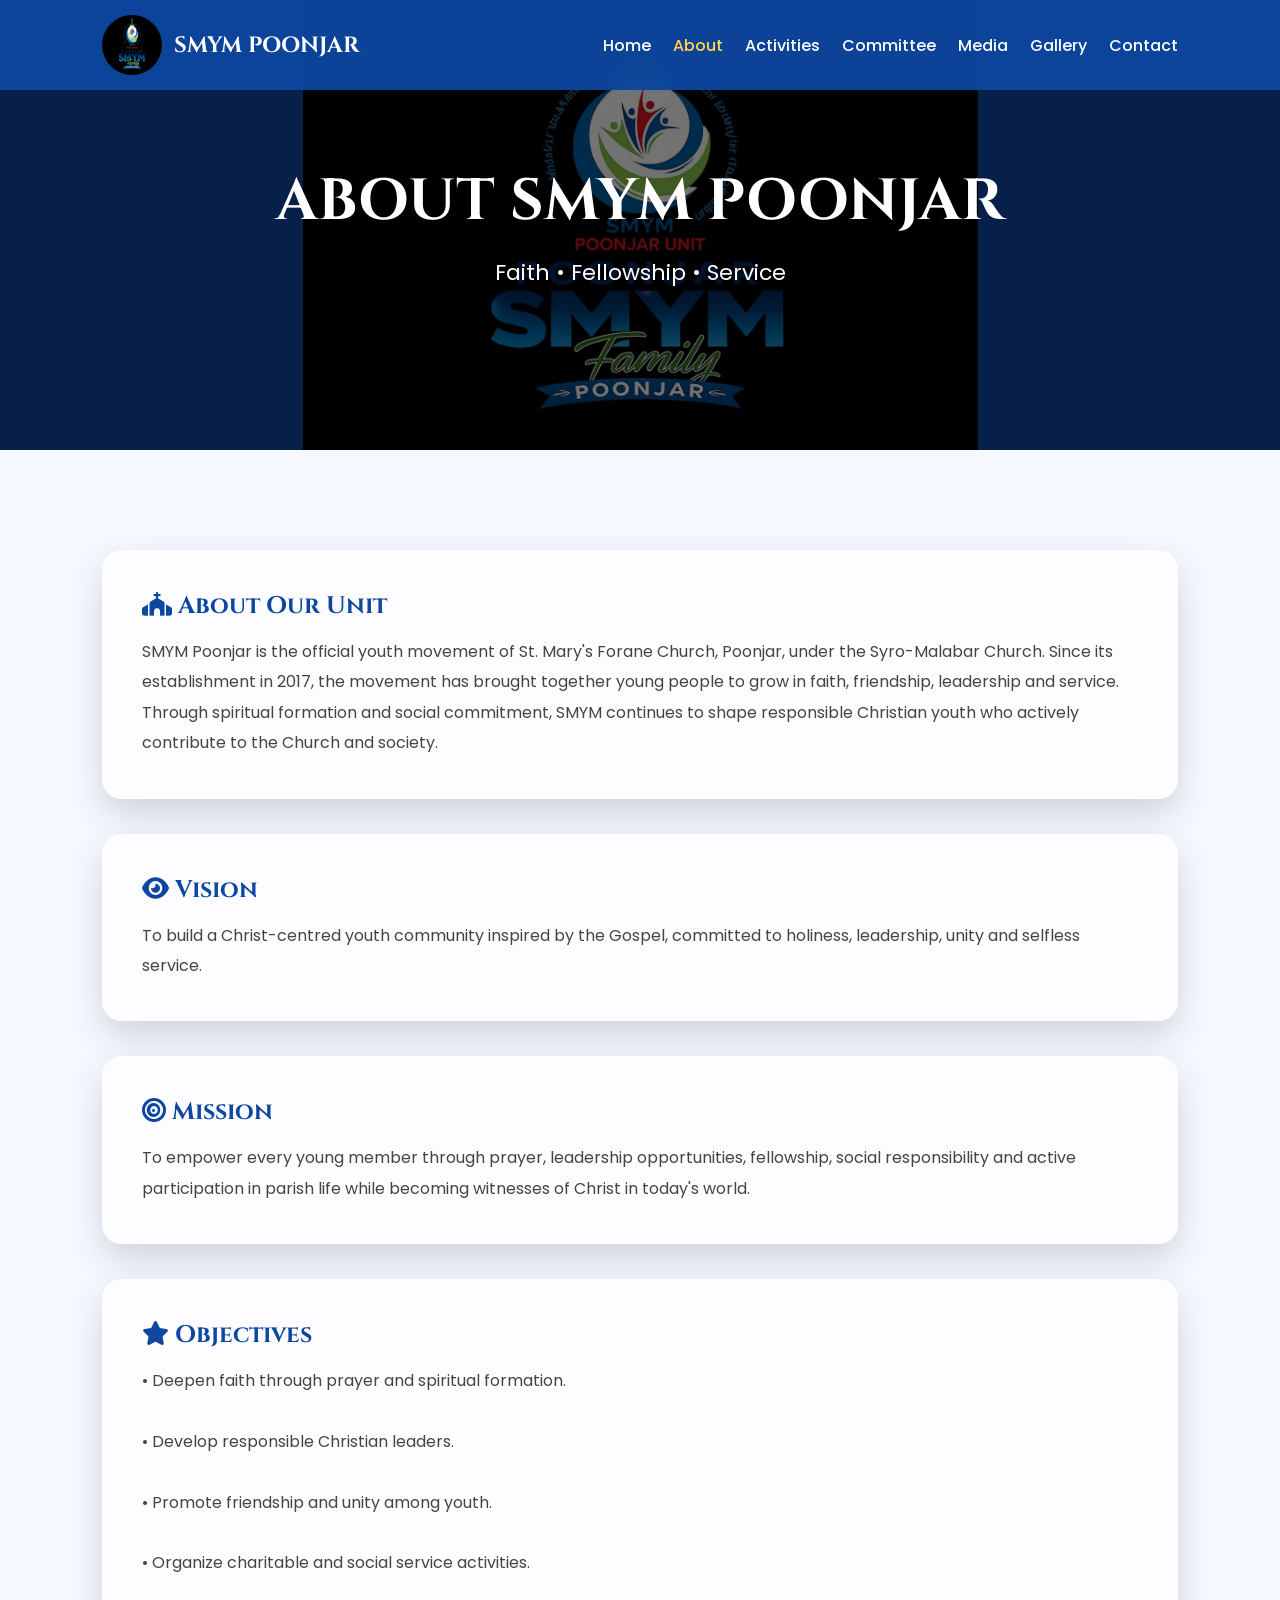
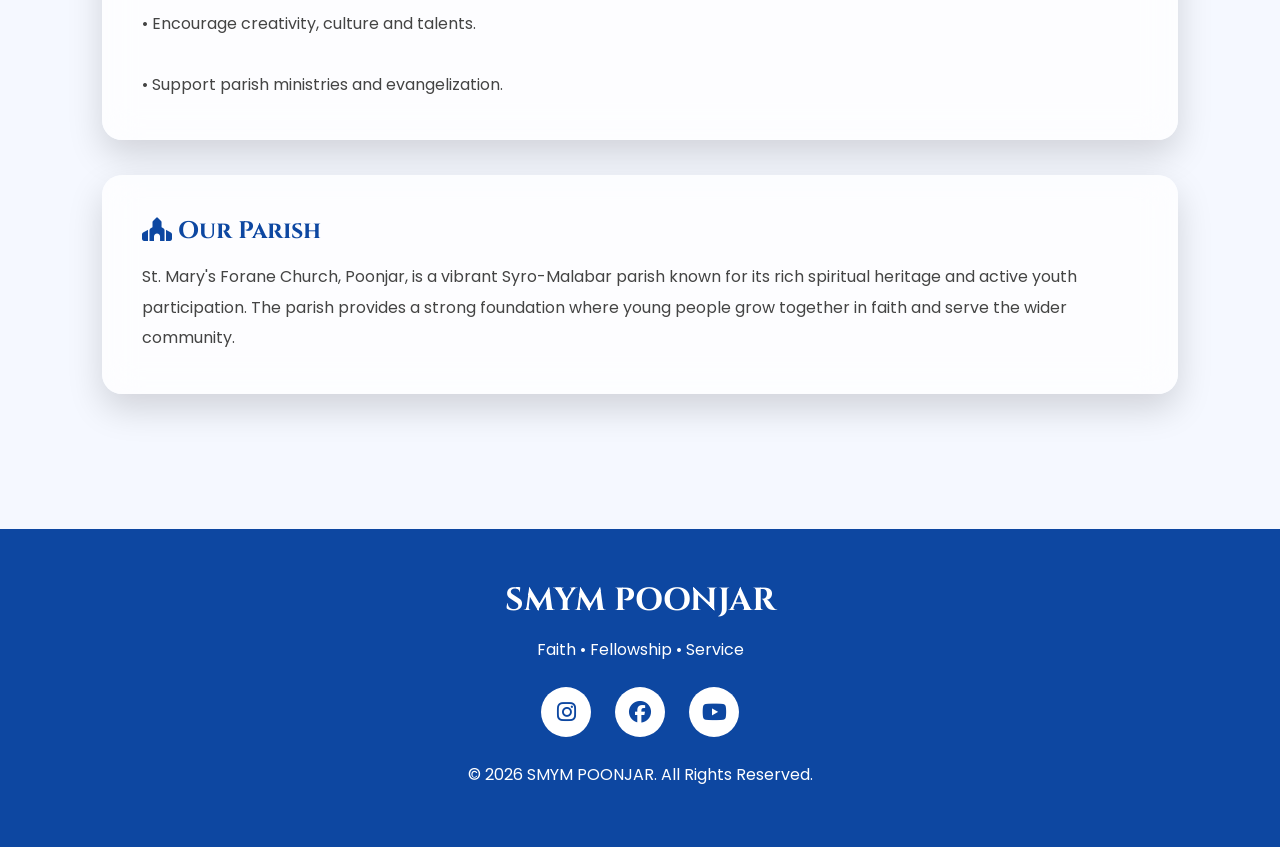
<file: about.html>
<!DOCTYPE html>
<html lang="en">

<head>

<meta charset="UTF-8">
<meta name="viewport" content="width=device-width, initial-scale=1.0">

<title>About | SMYM POONJAR</title>

<link rel="stylesheet" href="style.css">

<link href="https://fonts.googleapis.com/css2?family=Cinzel:wght@500;700&family=Poppins:wght@300;400;500;600;700&display=swap" rel="stylesheet">

<link rel="stylesheet"
href="https://cdnjs.cloudflare.com/ajax/libs/font-awesome/6.6.0/css/all.min.css">

</head>

<body>

<header>

<div class="logo">

<img src="images/logo.jpg" alt="SMYM Logo">

<span>SMYM POONJAR</span>

</div>

<nav>

<ul id="menu">

<li><a href="index.html">Home</a></li>

<li><a href="about.html">About</a></li>

<li><a href="activities.html">Activities</a></li>

<li><a href="executives.html">Committee</a></li>

<li><a href="media.html">Media</a></li>

<li><a href="gallery.html">Gallery</a></li>

<li><a href="contact.html">Contact</a></li>

</ul>

<div id="hamburger">

<i class="fas fa-bars"></i>

</div>

</nav>

</header>

<section class="about-hero">

<div>

<h1>ABOUT SMYM POONJAR</h1>

<p>Faith • Fellowship • Service</p>

</div>

</section>

<section>

<div class="container">

<div class="glass-card">

<h2><i class="fas fa-church"></i> About Our Unit</h2>

<p>

SMYM Poonjar is the official youth movement of St. Mary's Forane Church, Poonjar, under the Syro-Malabar Church. Since its establishment in 2017, the movement has brought together young people to grow in faith, friendship, leadership and service. Through spiritual formation and social commitment, SMYM continues to shape responsible Christian youth who actively contribute to the Church and society.

</p>

</div>

<div class="glass-card">

<h2><i class="fas fa-eye"></i> Vision</h2>

<p>

To build a Christ-centred youth community inspired by the Gospel, committed to holiness, leadership, unity and selfless service.

</p>

</div>

<div class="glass-card">

<h2><i class="fas fa-bullseye"></i> Mission</h2>

<p>

To empower every young member through prayer, leadership opportunities, fellowship, social responsibility and active participation in parish life while becoming witnesses of Christ in today's world.

</p>

</div>

<div class="glass-card">

<h2><i class="fas fa-star"></i> Objectives</h2>

<p>

• Deepen faith through prayer and spiritual formation.<br><br>

• Develop responsible Christian leaders.<br><br>

• Promote friendship and unity among youth.<br><br>

• Organize charitable and social service activities.<br><br>

• Encourage creativity, culture and talents.<br><br>

• Support parish ministries and evangelization.

</p>

</div>

<div class="glass-card">

<h2><i class="fas fa-place-of-worship"></i> Our Parish</h2>

<p>

St. Mary's Forane Church, Poonjar, is a vibrant Syro-Malabar parish known for its rich spiritual heritage and active youth participation. The parish provides a strong foundation where young people grow together in faith and serve the wider community.

</p>

</div>

</div>

</section>

<footer>

<h3>SMYM POONJAR</h3>

<p>Faith • Fellowship • Service</p>

<div class="social">

<a href="https://www.instagram.com/smym_poonjar?igsh=eWhxMmppYjIzdXkw" target="_blank">
<i class="fab fa-instagram"></i>
</a>

<a href="https://www.facebook.com/share/17uVnGTYvv/" target="_blank">
<i class="fab fa-facebook"></i>
</a>

<a href="https://youtube.com/@marianmediapoonjar?si=78bVtqm4IKkKTTiK" target="_blank">
<i class="fab fa-youtube"></i>
</a>

</div>

<p>© 2026 SMYM POONJAR. All Rights Reserved.</p>

</footer>

<script src="script.js"></script>

</body>

</html>
</file>
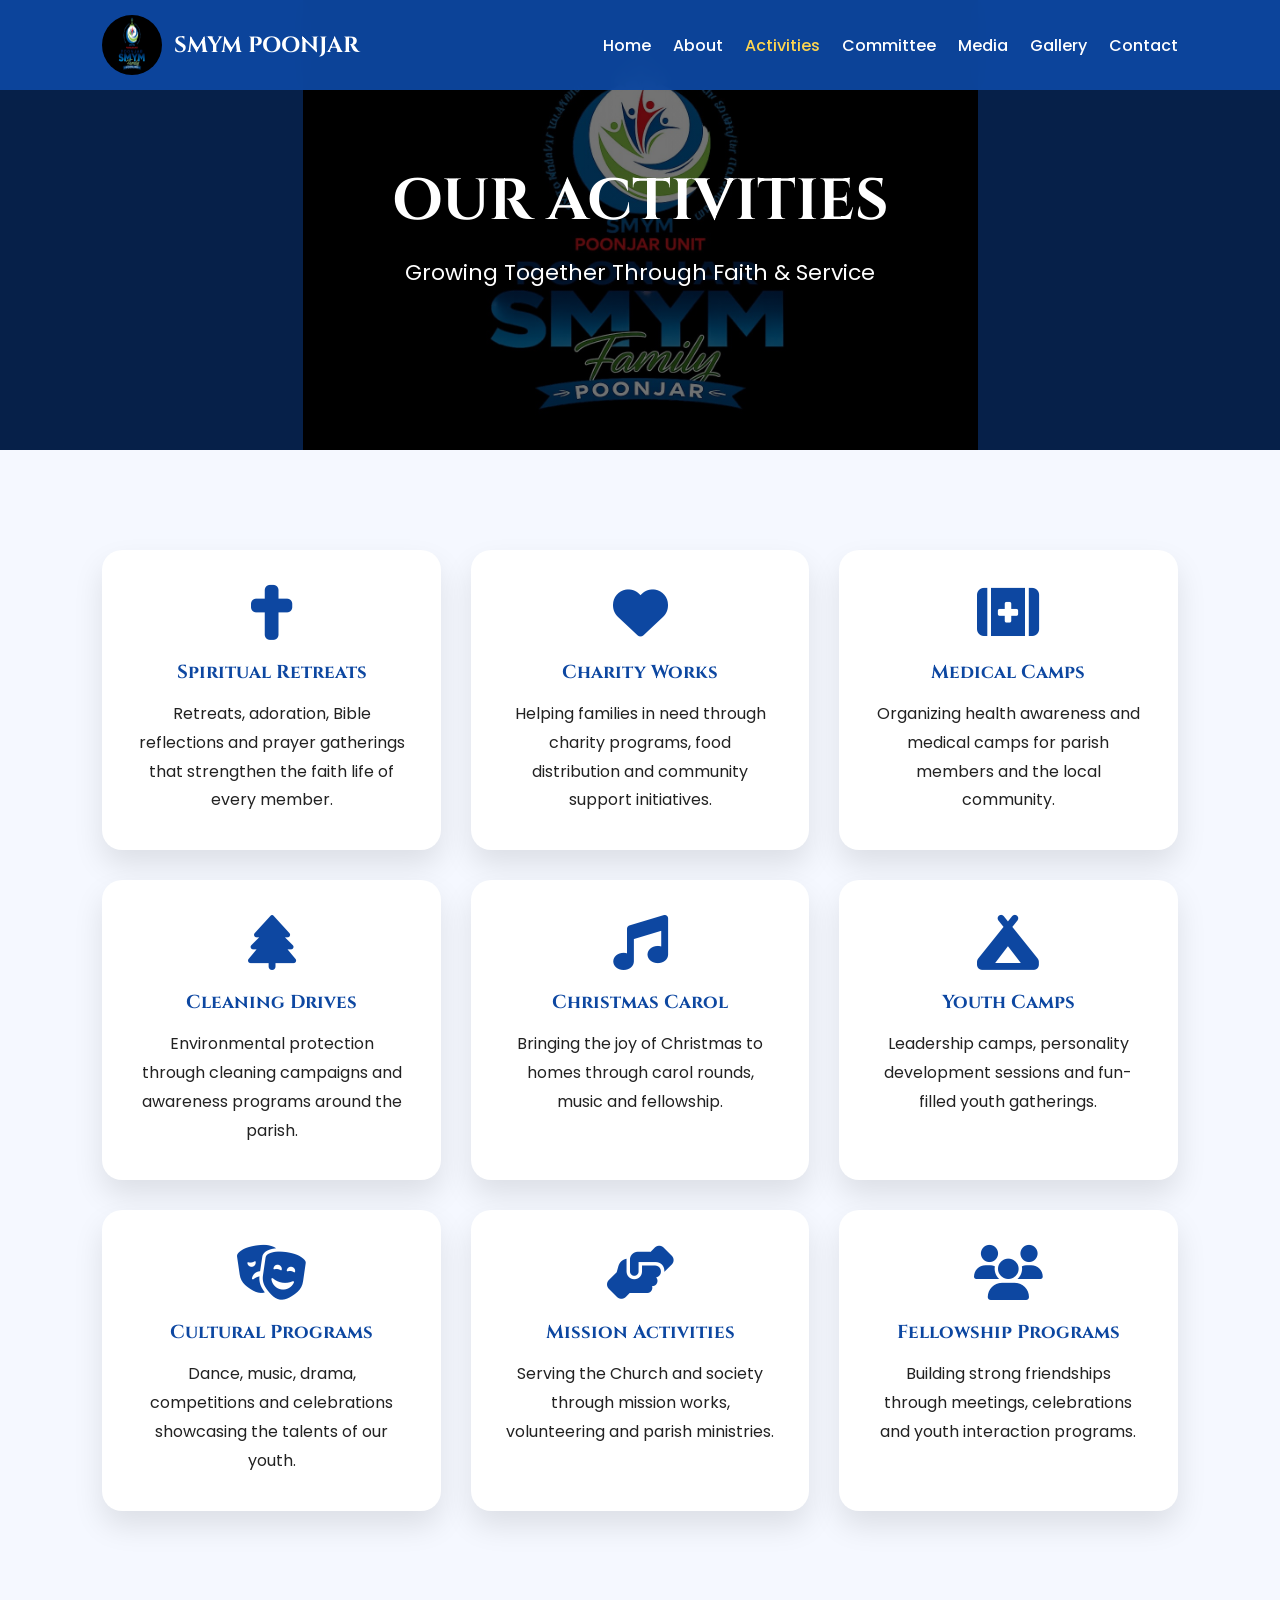
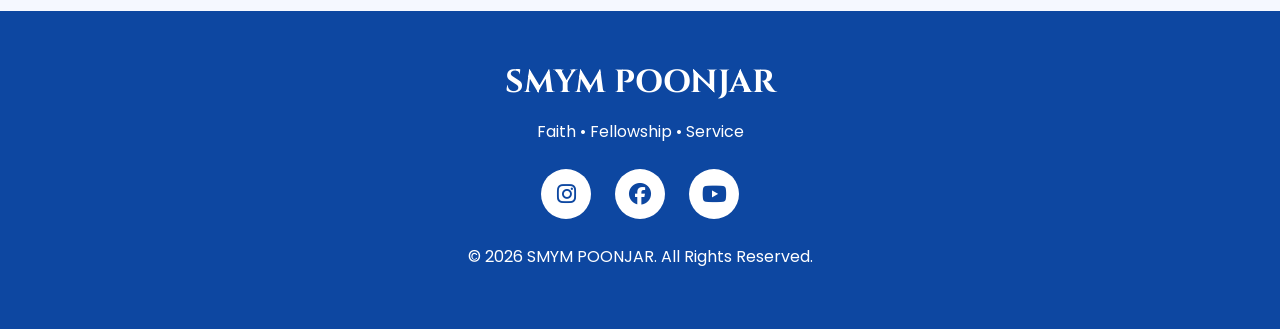
<file: activities.html>
<!DOCTYPE html>
<html lang="en">

<head>

<meta charset="UTF-8">
<meta name="viewport" content="width=device-width, initial-scale=1.0">

<title>Activities | SMYM POONJAR</title>

<link rel="stylesheet" href="style.css">

<link href="https://fonts.googleapis.com/css2?family=Cinzel:wght@500;700&family=Poppins:wght@300;400;500;600;700&display=swap" rel="stylesheet">

<link rel="stylesheet"
href="https://cdnjs.cloudflare.com/ajax/libs/font-awesome/6.6.0/css/all.min.css">

</head>

<body>

<header>

<div class="logo">

<img src="images/logo.jpg" alt="SMYM Logo">

<span>SMYM POONJAR</span>

</div>

<nav>

<ul id="menu">

<li><a href="index.html">Home</a></li>
<li><a href="about.html">About</a></li>
<li><a href="activities.html">Activities</a></li>
<li><a href="executives.html">Committee</a></li>
<li><a href="media.html">Media</a></li>
<li><a href="gallery.html">Gallery</a></li>
<li><a href="contact.html">Contact</a></li>

</ul>

<div id="hamburger">

<i class="fas fa-bars"></i>

</div>

</nav>

</header>

<section class="about-hero">

<div>

<h1>OUR ACTIVITIES</h1>

<p>Growing Together Through Faith & Service</p>

</div>

</section>

<section>

<div class="container">

<div class="activities-grid">

<div class="activity">

<i class="fas fa-cross"></i>

<h3>Spiritual Retreats</h3>

<p>
Retreats, adoration, Bible reflections and prayer gatherings that strengthen the faith life of every member.
</p>

</div>

<div class="activity">

<i class="fas fa-heart"></i>

<h3>Charity Works</h3>

<p>
Helping families in need through charity programs, food distribution and community support initiatives.
</p>

</div>

<div class="activity">

<i class="fas fa-kit-medical"></i>

<h3>Medical Camps</h3>

<p>
Organizing health awareness and medical camps for parish members and the local community.
</p>

</div>

<div class="activity">

<i class="fas fa-tree"></i>

<h3>Cleaning Drives</h3>

<p>
Environmental protection through cleaning campaigns and awareness programs around the parish.
</p>

</div>

<div class="activity">

<i class="fas fa-music"></i>

<h3>Christmas Carol</h3>

<p>
Bringing the joy of Christmas to homes through carol rounds, music and fellowship.
</p>

</div>

<div class="activity">

<i class="fas fa-campground"></i>

<h3>Youth Camps</h3>

<p>
Leadership camps, personality development sessions and fun-filled youth gatherings.
</p>

</div>

<div class="activity">

<i class="fas fa-theater-masks"></i>

<h3>Cultural Programs</h3>

<p>
Dance, music, drama, competitions and celebrations showcasing the talents of our youth.
</p>

</div>

<div class="activity">

<i class="fas fa-hands-helping"></i>

<h3>Mission Activities</h3>

<p>
Serving the Church and society through mission works, volunteering and parish ministries.
</p>

</div>

<div class="activity">

<i class="fas fa-users"></i>

<h3>Fellowship Programs</h3>

<p>
Building strong friendships through meetings, celebrations and youth interaction programs.
</p>

</div>

</div>

</div>

</section>

<footer>

<h3>SMYM POONJAR</h3>

<p>Faith • Fellowship • Service</p>

<div class="social">

<a href="https://www.instagram.com/smym_poonjar?igsh=eWhxMmppYjIzdXkw" target="_blank">
<i class="fab fa-instagram"></i>
</a>

<a href="https://www.facebook.com/share/17uVnGTYvv/" target="_blank">
<i class="fab fa-facebook"></i>
</a>

<a href="https://youtube.com/@marianmediapoonjar?si=78bVtqm4IKkKTTiK" target="_blank">
<i class="fab fa-youtube"></i>
</a>

</div>

<p>© 2026 SMYM POONJAR. All Rights Reserved.</p>

</footer>

<script src="script.js"></script>

</body>
</html>
</file>
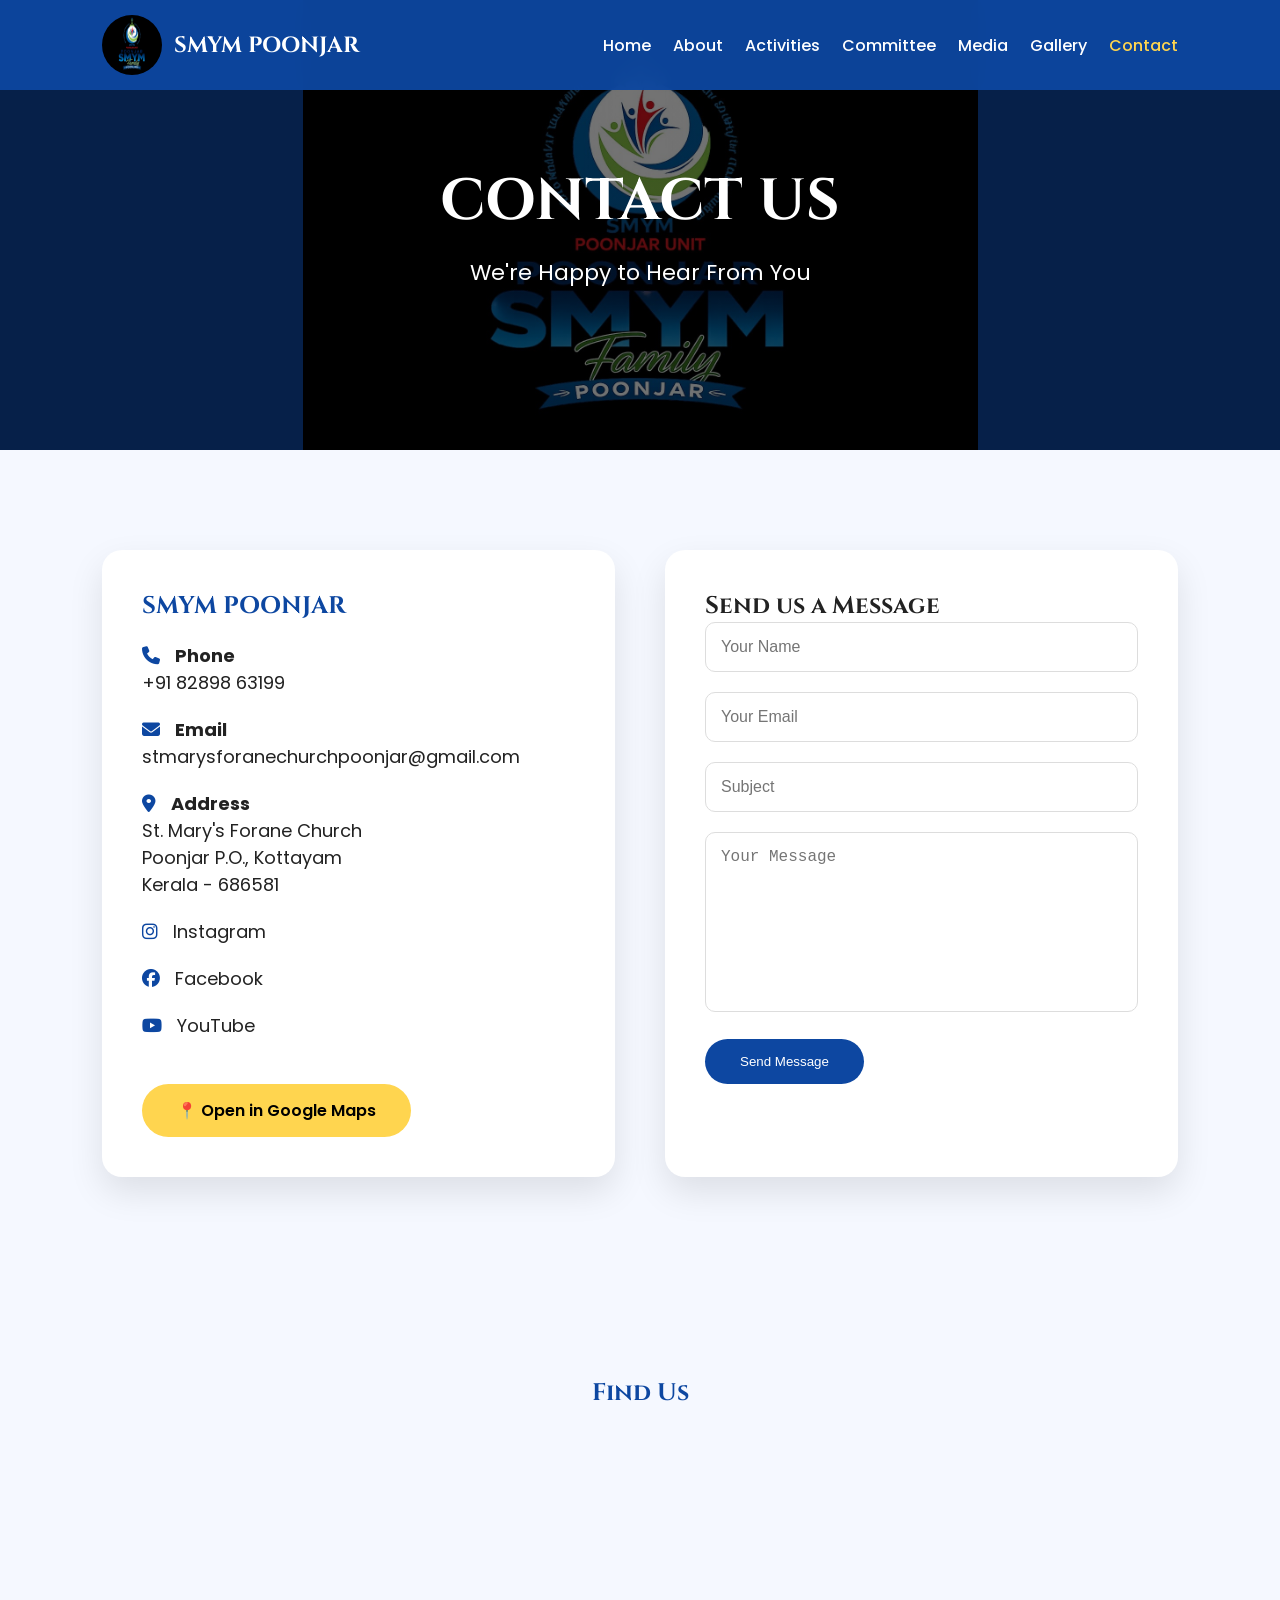
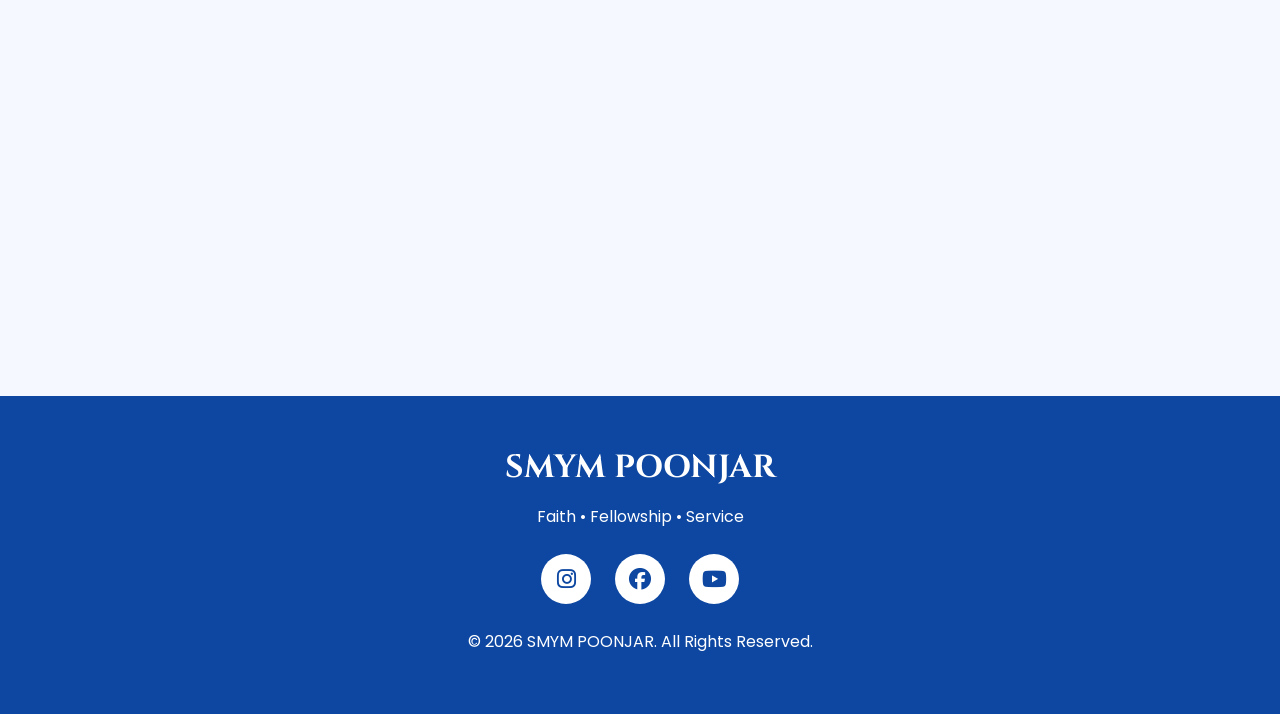
<file: contact.html>
<!DOCTYPE html>
<html lang="en">

<head>

<meta charset="UTF-8">
<meta name="viewport" content="width=device-width, initial-scale=1.0">

<title>Contact | SMYM POONJAR</title>

<link rel="stylesheet" href="style.css">

<link href="https://fonts.googleapis.com/css2?family=Cinzel:wght@500;700&family=Poppins:wght@300;400;500;600;700&display=swap" rel="stylesheet">

<link rel="stylesheet"
href="https://cdnjs.cloudflare.com/ajax/libs/font-awesome/6.6.0/css/all.min.css">

</head>

<body>

<!-- ================= HEADER ================= -->

<header>

<div class="logo">

<img src="images/logo.jpg" alt="SMYM Logo">

<span>SMYM POONJAR</span>

</div>

<nav>

<ul id="menu">

<li><a href="index.html">Home</a></li>
<li><a href="about.html">About</a></li>
<li><a href="activities.html">Activities</a></li>
<li><a href="executives.html">Committee</a></li>
<li><a href="media.html">Media</a></li>
<li><a href="gallery.html">Gallery</a></li>
<li><a href="contact.html">Contact</a></li>

</ul>

<div id="hamburger">
<i class="fas fa-bars"></i>
</div>

</nav>

</header>

<!-- ================= HERO ================= -->

<section class="about-hero">

<div>

<h1>CONTACT US</h1>

<p>We're Happy to Hear From You</p>

</div>

</section>

<!-- ================= CONTACT ================= -->

<section class="contact">

<div class="contact-container">

<div class="contact-info">

<h2>SMYM POONJAR</h2>

<p>

<i class="fas fa-phone"></i>

<strong>Phone</strong><br>

+91 82898 63199

</p>

<p>

<i class="fas fa-envelope"></i>

<strong>Email</strong><br>

stmarysforanechurchpoonjar@gmail.com

</p>

<p>

<i class="fas fa-location-dot"></i>

<strong>Address</strong><br>

St. Mary's Forane Church<br>

Poonjar P.O., Kottayam<br>

Kerala - 686581

</p>

<p>

<i class="fab fa-instagram"></i>

<a href="https://www.instagram.com/smym_poonjar?igsh=eWhxMmppYjIzdXkw" target="_blank">

Instagram

</a>

</p>

<p>

<i class="fab fa-facebook"></i>

<a href="https://www.facebook.com/share/17uVnGTYvv/" target="_blank">

Facebook

</a>

</p>

<p>

<i class="fab fa-youtube"></i>

<a href="https://youtube.com/@marianmediapoonjar?si=78bVtqm4IKkKTTiK" target="_blank">

YouTube

</a>

</p>

<br>

<a href="https://maps.google.com/?q=St+Mary%27s+Forane+Church+Poonjar" target="_blank" class="btn">

📍 Open in Google Maps

</a>

</div>

<div class="contact-form">

<h2>Send us a Message</h2>

<form>

<input type="text" placeholder="Your Name" required>

<input type="email" placeholder="Your Email" required>

<input type="text" placeholder="Subject">

<textarea placeholder="Your Message"></textarea>

<button type="submit">

Send Message

</button>

</form>

</div>

</div>

</section>

<!-- ================= GOOGLE MAP ================= -->

<section>

<h1 style="text-align:center;color:#0D47A1;margin-bottom:30px;">

Find Us

</h1>

<iframe

src="https://www.google.com/maps?q=St.%20Mary's%20Forane%20Church%20Poonjar&output=embed"

width="100%"

height="450"

style="border:0;border-radius:20px;"

allowfullscreen=""

loading="lazy">

</iframe>

</section>

<!-- ================= FOOTER ================= -->

<footer>

<h3>SMYM POONJAR</h3>

<p>Faith • Fellowship • Service</p>

<div class="social">

<a href="https://www.instagram.com/smym_poonjar?igsh=eWhxMmppYjIzdXkw" target="_blank">

<i class="fab fa-instagram"></i>

</a>

<a href="https://www.facebook.com/share/17uVnGTYvv/" target="_blank">

<i class="fab fa-facebook"></i>

</a>

<a href="https://youtube.com/@marianmediapoonjar?si=78bVtqm4IKkKTTiK" target="_blank">

<i class="fab fa-youtube"></i>

</a>

</div>

<p>

© 2026 SMYM POONJAR. All Rights Reserved.

</p>

</footer>

<script src="script.js"></script>

</body>

</html>
</file>
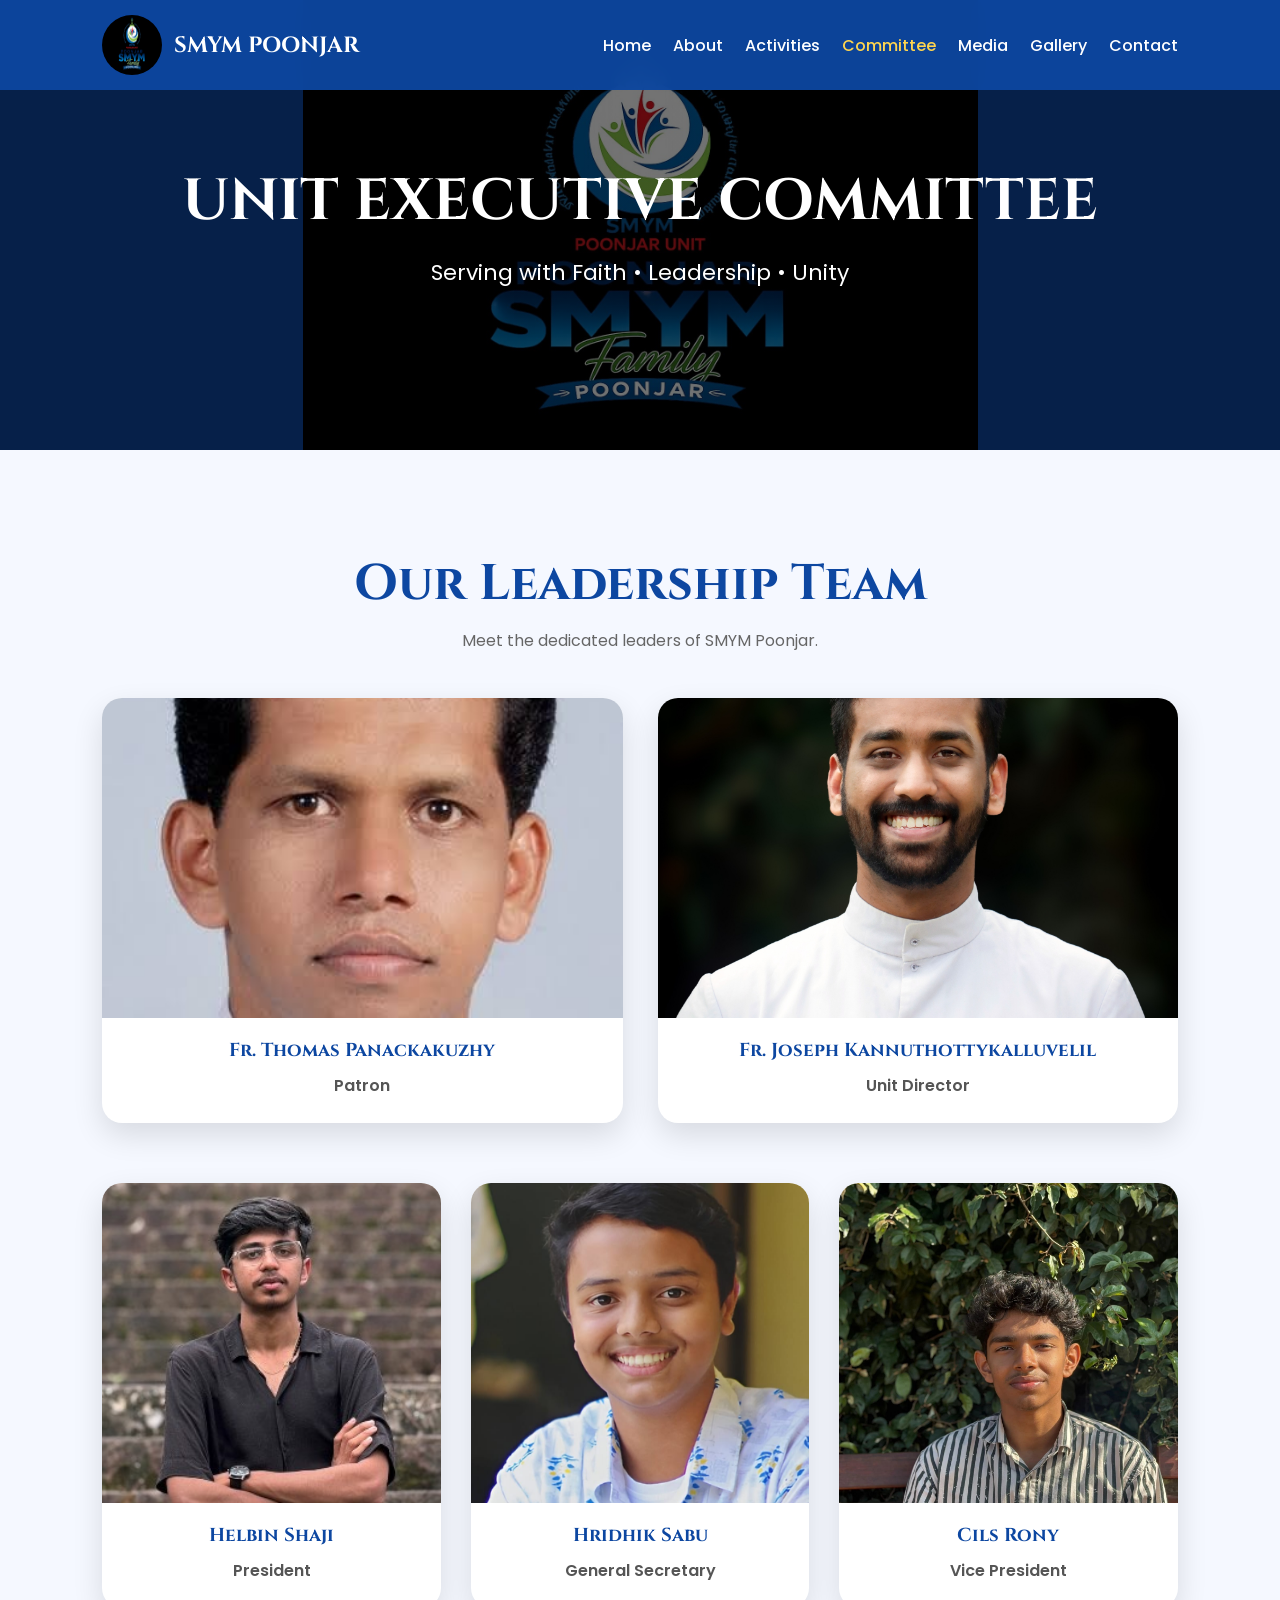
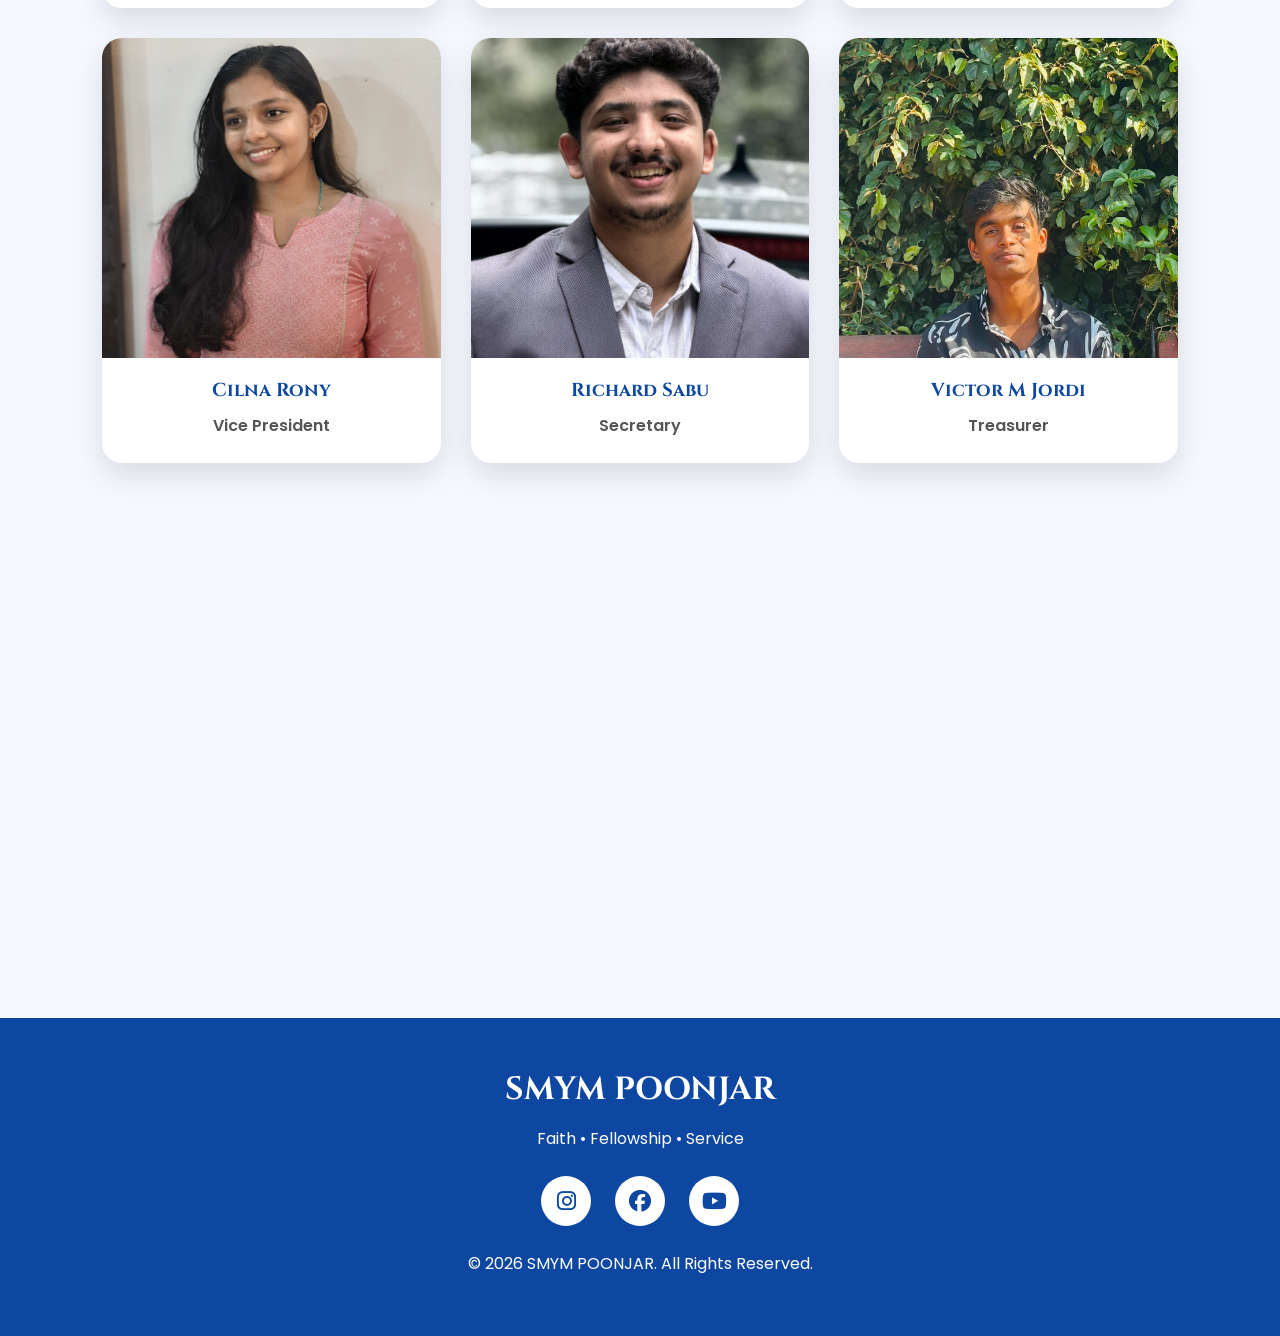
<file: executives.html>
<!DOCTYPE html>
<html lang="en">

<head>

<meta charset="UTF-8">
<meta name="viewport" content="width=device-width, initial-scale=1.0">

<title>Executive Committee | SMYM POONJAR</title>

<link rel="stylesheet" href="style.css">

<link href="https://fonts.googleapis.com/css2?family=Cinzel:wght@500;700&family=Poppins:wght@300;400;500;600;700&display=swap" rel="stylesheet">

<link rel="stylesheet"
href="https://cdnjs.cloudflare.com/ajax/libs/font-awesome/6.6.0/css/all.min.css">

</head>

<body>

<header>

<div class="logo">
<img src="images/logo.jpg" alt="SMYM Logo">
<span>SMYM POONJAR</span>
</div>

<nav>

<ul id="menu">

<li><a href="index.html">Home</a></li>
<li><a href="about.html">About</a></li>
<li><a href="activities.html">Activities</a></li>
<li><a href="executives.html">Committee</a></li>
<li><a href="media.html">Media</a></li>
<li><a href="gallery.html">Gallery</a></li>
<li><a href="contact.html">Contact</a></li>

</ul>

<div id="hamburger">
<i class="fas fa-bars"></i>
</div>

</nav>

</header>

<section class="about-hero">

<div>

<h1>UNIT EXECUTIVE COMMITTEE</h1>

<p>Serving with Faith • Leadership • Unity</p>

</div>

</section>

<section class="executives">

<h1>Our Leadership Team</h1>

<p class="subtitle">
Meet the dedicated leaders of SMYM Poonjar.
</p>

<!-- Priests -->

<div class="priests">

<div class="card">

<img src="images/patron.jpg" alt="Patron">

<h3>Fr. Thomas Panackakuzhy</h3>

<p>Patron</p>

</div>

<div class="card">

<img src="images/director.jpg" alt="Director">

<h3>Fr. Joseph Kannuthottykalluvelil</h3>

<p>Unit Director</p>

</div>

</div>

<!-- Executive Members -->

<div class="members">

<div class="card">
<img src="images/president.jpg">
<h3>Helbin Shaji</h3>
<p>President</p>
</div>

<div class="card">
<img src="images/gensec.jpg">
<h3>Hridhik Sabu</h3>
<p>General Secretary</p>
</div>

<div class="card">
<img src="images/vp1.jpg">
<h3>Cils Rony</h3>
<p>Vice President</p>
</div>

<div class="card">
<img src="images/vp2.jpg">
<h3>Cilna Rony</h3>
<p>Vice President</p>
</div>

<div class="card">
<img src="images/secretary.jpg">
<h3>Richard Sabu</h3>
<p>Secretary</p>
</div>

<div class="card">
<img src="images/treasurer.jpg">
<h3>Victor M Jordi</h3>
<p>Treasurer</p>
</div>

<div class="card">
<img src="images/forane1.jpg">
<h3>Christo Jose</h3>
<p>Forane Councillor</p>
</div>

<div class="card">
<img src="images/forane2.jpg">
<h3>Leya George</h3>
<p>Forane Councillor</p>
</div>

<div class="card">
<img src="images/member.jpg">
<h3>Rachel Mary Charles</h3>
<p>Nominated Member</p>
</div>

</div>

</section>

<footer>

<h3>SMYM POONJAR</h3>

<p>Faith • Fellowship • Service</p>

<div class="social">

<a href="https://www.instagram.com/smym_poonjar?igsh=eWhxMmppYjIzdXkw" target="_blank">
<i class="fab fa-instagram"></i>
</a>

<a href="https://www.facebook.com/share/17uVnGTYvv/" target="_blank">
<i class="fab fa-facebook"></i>
</a>

<a href="https://youtube.com/@marianmediapoonjar?si=78bVtqm4IKkKTTiK" target="_blank">
<i class="fab fa-youtube"></i>
</a>

</div>

<p>© 2026 SMYM POONJAR. All Rights Reserved.</p>

</footer>

<script src="script.js"></script>

</body>

</html>
</file>
<file: style.css>
/*==================================================
        SMYM POONJAR OFFICIAL WEBSITE
        Style Sheet - Part 1
==================================================*/

*{
    margin:0;
    padding:0;
    box-sizing:border-box;
    scroll-behavior:smooth;
}

:root{
    --primary:#0D47A1;
    --secondary:#1565C0;
    --gold:#FFD54F;
    --white:#ffffff;
    --light:#f5f8ff;
    --dark:#222;
    --shadow:0 15px 35px rgba(0,0,0,.15);
}

body{
    font-family:'Poppins',sans-serif;
    background:var(--light);
    color:var(--dark);
    overflow-x:hidden;
}

img{
    max-width:100%;
    display:block;
}

a{
    text-decoration:none;
    color:inherit;
}

ul{
    list-style:none;
}

/*================ NAVBAR ================*/

header{
    position:fixed;
    top:0;
    left:0;
    width:100%;
    background:rgba(13,71,161,.95);
    backdrop-filter:blur(12px);
    display:flex;
    justify-content:space-between;
    align-items:center;
    padding:15px 8%;
    z-index:999;
    box-shadow:0 5px 20px rgba(0,0,0,.2);
}

.logo{
    display:flex;
    align-items:center;
    gap:12px;
}

.logo img{
    width:60px;
    height:60px;
    border-radius:50%;
}

.logo span{
    color:#fff;
    font-size:22px;
    font-weight:700;
    font-family:'Cinzel',serif;
}

nav{
    display:flex;
    align-items:center;
}

#menu{
    display:flex;
    gap:22px;
    align-items:center;
    flex-wrap:wrap;
}

#menu li a{
    color:#fff;
    font-weight:500;
    transition:.3s;
    position:relative;
}

#menu li a:hover{
    color:var(--gold);
}

#menu li a::after{
    content:"";
    position:absolute;
    left:0;
    bottom:-5px;
    width:0;
    height:2px;
    background:var(--gold);
    transition:.3s;
}

#menu li a:hover::after{
    width:100%;
}

#hamburger{
    display:none;
    color:#fff;
    font-size:28px;
    cursor:pointer;
}

/*================ HERO ================*/

.hero{
    height:100vh;
    background:url("images/hero.jpg") center/cover no-repeat;
    position:relative;
    display:flex;
    justify-content:center;
    align-items:center;
    text-align:center;
}

.overlay{
    position:absolute;
    inset:0;
    background:rgba(0,0,0,.55);
}

.hero-content{
    position:relative;
    color:#fff;
    z-index:2;
}

.hero h1{
    font-size:72px;
    font-family:'Cinzel',serif;
    margin-bottom:15px;
    animation:fadeDown 1s ease;
}

.hero h2{
    font-size:28px;
    font-weight:400;
}

.hero p{
    margin:25px 0;
    font-size:20px;
    letter-spacing:2px;
}

.btn{
    display:inline-block;
    padding:14px 35px;
    background:var(--gold);
    color:#000;
    border-radius:40px;
    font-weight:600;
    transition:.3s;
}

.btn:hover{
    transform:translateY(-5px);
    background:#fff;
}

.scroll{
    position:absolute;
    bottom:30px;
    left:50%;
    transform:translateX(-50%);
    color:#fff;
    font-size:28px;
    animation:bounce 2s infinite;
}

/*================ SECTIONS ================*/

section{
    padding:100px 8%;
}

.container{
    max-width:1200px;
    margin:auto;
}

h1,h2,h3{
    font-family:'Cinzel',serif;
}

/*================ HISTORY ================*/

#history{
    background:#fff;
}

#history h2{
    text-align:center;
    color:var(--primary);
    font-size:42px;
    margin-bottom:30px;
}

#history p{
    line-height:1.9;
    text-align:justify;
    font-size:18px;
}
/*================ STATS ================*/

.stats{
    background:linear-gradient(135deg,#0D47A1,#1565C0);
    display:grid;
    grid-template-columns:repeat(auto-fit,minmax(220px,1fr));
    gap:30px;
    text-align:center;
    color:#fff;
}

.stat{
    background:rgba(255,255,255,.08);
    backdrop-filter:blur(8px);
    border-radius:20px;
    padding:40px 20px;
    transition:.4s;
}

.stat:hover{
    transform:translateY(-10px);
    background:rgba(255,255,255,.15);
}

.stat h1{
    font-size:60px;
    color:#FFD54F;
}

.stat p{
    font-size:18px;
    margin-top:10px;
}

/*================ CTA ================*/

.cta{
    background:#fff;
    text-align:center;
}

.cta h2{
    font-size:45px;
    color:#0D47A1;
    margin-bottom:20px;
}

.cta p{
    font-size:18px;
    margin-bottom:35px;
    color:#555;
}

/*================ PAGE HERO ================*/

.about-hero{

    height:50vh;
    background:linear-gradient(rgba(0,0,0,.55),rgba(0,0,0,.55)),
    url("images/logo.jpg") center/contain no-repeat,
    #0D47A1;

    display:flex;
    justify-content:center;
    align-items:center;
    text-align:center;
    color:white;
}

.about-hero h1{

    font-size:58px;
    margin-bottom:15px;

}

.about-hero p{

    font-size:22px;

}

/*================ GLASS CARDS ================*/

.glass-card{

    background:rgba(255,255,255,.75);
    backdrop-filter:blur(18px);

    padding:40px;

    border-radius:20px;

    box-shadow:0 15px 35px rgba(0,0,0,.15);

    margin-bottom:35px;

}

.glass-card h2{

    color:#0D47A1;
    margin-bottom:15px;

}

.glass-card p{

    line-height:1.9;
    color:#444;

}

/*================ ACTIVITIES ================*/

.activities-grid{

display:grid;

grid-template-columns:repeat(auto-fit,minmax(280px,1fr));

gap:30px;

}

.activity{

background:white;

padding:35px;

border-radius:20px;

box-shadow:0 15px 30px rgba(0,0,0,.1);

transition:.4s;

text-align:center;

}

.activity:hover{

transform:translateY(-10px);

}

.activity i{

font-size:55px;

color:#0D47A1;

margin-bottom:20px;

}

.activity h3{

margin-bottom:15px;

color:#0D47A1;

}

.activity p{

line-height:1.8;

}

/*================ EXECUTIVES ================*/

.executives{

background:#f5f8ff;

}

.executives h1{

text-align:center;

font-size:50px;

color:#0D47A1;

margin-bottom:10px;

}

.subtitle{

text-align:center;

margin-bottom:45px;

color:#666;

}

.priests{

display:grid;

grid-template-columns:repeat(auto-fit,minmax(320px,1fr));

gap:35px;

margin-bottom:60px;

}

.members{

display:grid;

grid-template-columns:repeat(auto-fit,minmax(250px,1fr));

gap:30px;

}

.card{

background:white;

border-radius:20px;

overflow:hidden;

box-shadow:0 12px 30px rgba(0,0,0,.12);

transition:.4s;

text-align:center;

}

.card:hover{

transform:translateY(-10px);

}

.card img{

width:100%;

height:320px;

object-fit:cover;

}

.card h3{

margin:20px 0 10px;

color:#0D47A1;

}

.card p{

padding-bottom:25px;

font-weight:600;

color:#555;

}
/*================ MEDIA TEAM ================*/

.media-team{
    padding:100px 8%;
    background:#f5f8ff;
}

.media-team h1{
    text-align:center;
    font-size:50px;
    color:#0D47A1;
    margin-bottom:10px;
}

.media-team>p{
    text-align:center;
    color:#666;
    margin-bottom:50px;
}

.media-grid{
    display:grid;
    grid-template-columns:repeat(auto-fit,minmax(300px,1fr));
    gap:35px;
}

.media-card{
    background:#fff;
    border-radius:20px;
    overflow:hidden;
    box-shadow:0 15px 35px rgba(0,0,0,.12);
    transition:.4s;
    text-align:center;
}

.media-card:hover{
    transform:translateY(-12px);
}

.media-card img{
    width:100%;
    height:380px;
    object-fit:cover;
}

.media-card h2{
    margin-top:20px;
    color:#0D47A1;
}

.media-card span{
    display:inline-block;
    margin:15px 0;
    background:#0D47A1;
    color:#fff;
    padding:10px 22px;
    border-radius:30px;
    font-weight:600;
}

.media-card p{
    padding:0 20px 25px;
    color:#555;
}


/*================ GALLERY ================*/

.gallery{
    background:#fff;
}

.gallery h1{
    text-align:center;
    color:#0D47A1;
    font-size:48px;
    margin-bottom:15px;
}

.gallery p{
    text-align:center;
    color:#666;
    margin-bottom:40px;
}

.gallery-grid{
    display:grid;
    grid-template-columns:repeat(auto-fit,minmax(280px,1fr));
    gap:25px;
}

.gallery-grid img{
    width:100%;
    height:260px;
    object-fit:cover;
    border-radius:20px;
    cursor:pointer;
    transition:.4s;
    box-shadow:0 12px 25px rgba(0,0,0,.15);
}

.gallery-grid img:hover{
    transform:scale(1.05);
}


/*================ VIDEO SECTION ================*/

.video-grid{
    margin-top:60px;
    display:grid;
    grid-template-columns:repeat(auto-fit,minmax(320px,1fr));
    gap:30px;
}

.video-grid video{
    width:100%;
    border-radius:18px;
    box-shadow:0 12px 30px rgba(0,0,0,.15);
}


/*================ CONTACT ================*/

.contact{
    background:#f5f8ff;
}

.contact-container{
    display:grid;
    grid-template-columns:repeat(auto-fit,minmax(350px,1fr));
    gap:50px;
}

.contact-info{
    background:white;
    padding:40px;
    border-radius:20px;
    box-shadow:0 15px 35px rgba(0,0,0,.1);
}

.contact-info h2{
    color:#0D47A1;
    margin-bottom:20px;
}

.contact-info p{
    margin:20px 0;
    font-size:18px;
}

.contact-info i{
    color:#0D47A1;
    margin-right:10px;
}

.contact-form{
    background:white;
    padding:40px;
    border-radius:20px;
    box-shadow:0 15px 35px rgba(0,0,0,.1);
}

.contact-form input,
.contact-form textarea{
    width:100%;
    padding:15px;
    margin-bottom:20px;
    border-radius:10px;
    border:1px solid #ddd;
    outline:none;
    font-size:16px;
}

.contact-form textarea{
    resize:none;
    height:180px;
}

.contact-form button{
    background:#0D47A1;
    color:white;
    padding:15px 35px;
    border:none;
    border-radius:30px;
    cursor:pointer;
    transition:.3s;
}

.contact-form button:hover{
    background:#FFD54F;
    color:#000;
}


/*================ FOOTER ================*/

footer{
    background:#0D47A1;
    color:white;
    text-align:center;
    padding:50px 20px;
}

footer h3{
    font-size:32px;
    margin-bottom:15px;
}

footer p{
    margin:10px 0;
}

.social{
    margin:25px 0;
}

.social a{
    display:inline-flex;
    justify-content:center;
    align-items:center;
    width:50px;
    height:50px;
    border-radius:50%;
    background:white;
    color:#0D47A1;
    margin:0 10px;
    font-size:22px;
    transition:.3s;
}

.social a:hover{
    background:#FFD54F;
    transform:translateY(-6px);
}


/*================ ANIMATIONS ================*/

@keyframes fadeDown{

from{
opacity:0;
transform:translateY(-50px);
}

to{
opacity:1;
transform:translateY(0);
}

}

@keyframes bounce{

0%,100%{
transform:translate(-50%,0);
}

50%{
transform:translate(-50%,-15px);
}

}


/*================ RESPONSIVE ================*/

@media(max-width:900px){

.hero h1{
    font-size:46px;
}

.hero h2{
    font-size:22px;
}

.about-hero h1{
    font-size:42px;
}

#menu{
    display:none;
    position:absolute;
    top:80px;
    right:0;
    width:230px;
    background:#0D47A1;
    flex-direction:column;
    padding:20px;
}

#menu.active{
    display:flex;
}

#hamburger{
    display:block;
}

.logo span{
    font-size:18px;
}

section{
    padding:80px 6%;
}

.card img{
    height:280px;
}

.media-card img{
    height:320px;
}

.gallery-grid img{
    height:220px;
}

}
</file>
